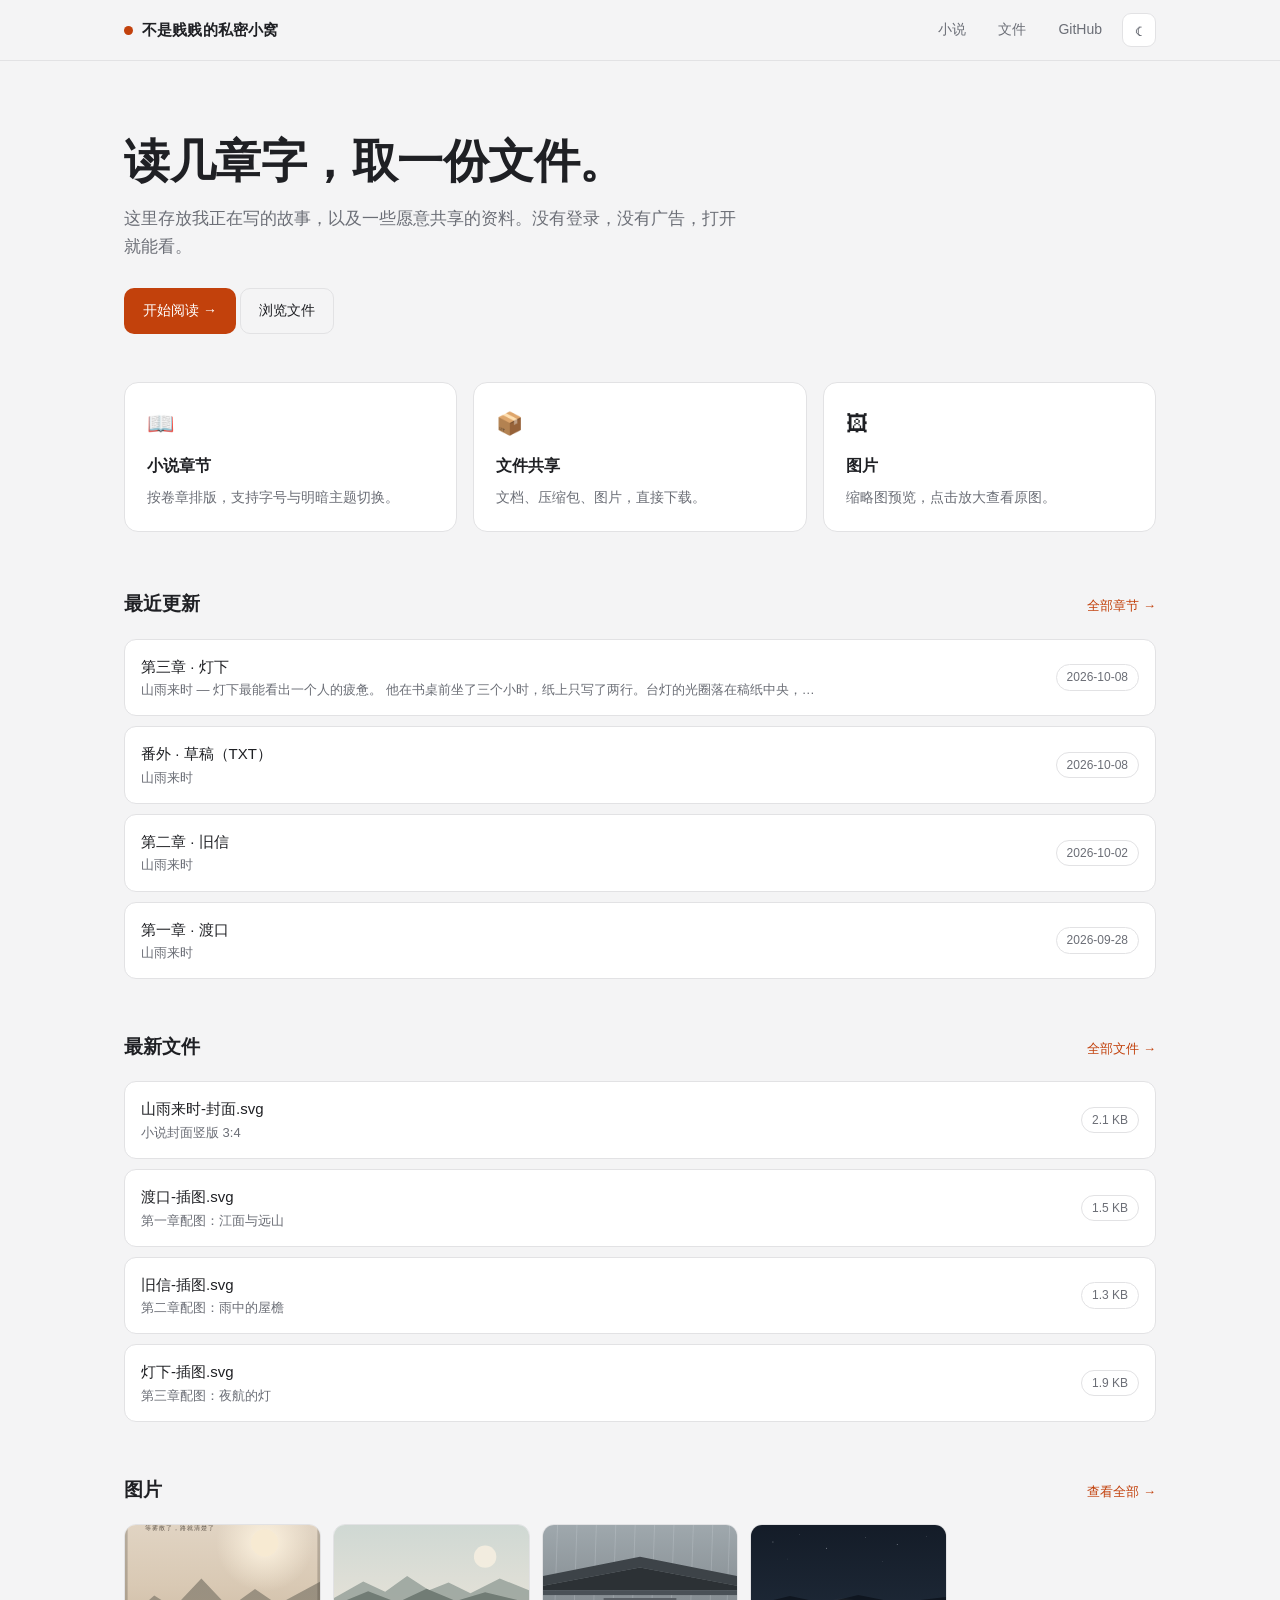
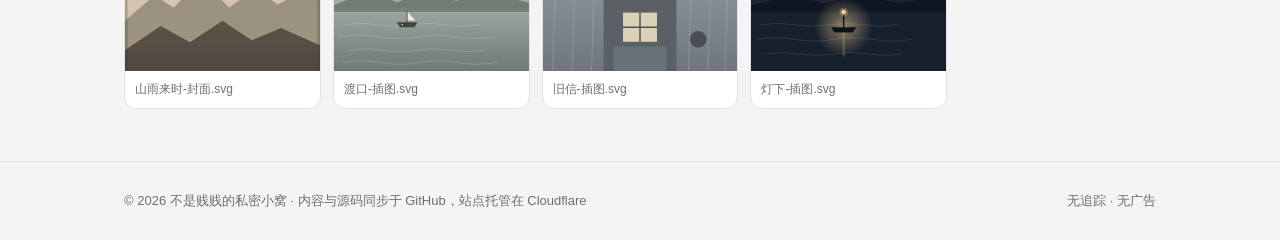
<file: index.html>
<!DOCTYPE html>
<html lang="zh-CN" data-theme="light">
<head>
<meta charset="UTF-8">
<meta name="viewport" content="width=device-width, initial-scale=1">
<title>不是贱贱的私密小窝 — 小说与文件共享</title>
<meta name="description" content="一个安静的小站：读小说章节，下载共享文件。">
<link rel="icon" href="assets/img/favicon.svg" type="image/svg+xml">
<link rel="stylesheet" href="assets/css/style.css">
</head>
<body>

<header class="site">
  <nav class="nav">
    <a class="brand" href="index.html"><span class="dot"></span>不是贱贱的私密小窝</a>
    <a class="link" href="novel.html">小说</a>
    <a class="link" href="files.html">文件</a>
    <a class="link" href="https://github.com/" target="_blank" rel="noopener">GitHub</a>
    <button class="icon-btn" data-theme-toggle title="切换明暗主题">☾</button>
  </nav>
</header>

<main class="wrap">

  <section class="hero">
    <h1>读几章字，取一份文件。</h1>
    <p class="lead">这里存放我正在写的故事，以及一些愿意共享的资料。没有登录，没有广告，打开就能看。</p>
    <a class="btn" href="novel.html">开始阅读 →</a>
    <a class="btn ghost" href="files.html">浏览文件</a>
  </section>

  <section class="cards">
    <a class="card" href="novel.html">
      <span class="emo">📖</span>
      <h3>小说章节</h3>
      <p>按卷章排版，支持字号与明暗主题切换。</p>
    </a>
    <a class="card" href="files.html">
      <span class="emo">📦</span>
      <h3>文件共享</h3>
      <p>文档、压缩包、图片，直接下载。</p>
    </a>
    <a class="card" href="files.html#gallery">
      <span class="emo">🖼</span>
      <h3>图片</h3>
      <p>缩略图预览，点击放大查看原图。</p>
    </a>
  </section>

  <section class="block">
    <div class="block-head">
      <h2>最近更新</h2>
      <a href="novel.html">全部章节 →</a>
    </div>
    <div class="list" id="latest-chapters"><div class="empty">加载中…</div></div>
  </section>

  <section class="block">
    <div class="block-head">
      <h2>最新文件</h2>
      <a href="files.html">全部文件 →</a>
    </div>
    <div class="list" id="latest-files"><div class="empty">加载中…</div></div>
  </section>

  <section class="block" id="gallery">
    <div class="block-head">
      <h2>图片</h2>
      <a href="files.html">查看全部 →</a>
    </div>
    <div class="gallery" id="home-gallery"></div>
  </section>

</main>

<footer class="site">
  <div class="inner">
    <span>© <span data-year>2026</span> 不是贱贱的私密小窝 · 内容与源码同步于 GitHub，站点托管在 Cloudflare</span>
    <span>无追踪 · 无广告</span>
  </div>
</footer>

<script src="assets/js/app.js"></script>
<script>
Promise.all([loadJSON('content/novels.json'), loadJSON('content/files.json')])
  .then(function (res) {
    var novels = res[0].novels || [], files = res[1].files || [];

    // 最近章节
    var chapters = [];
    novels.forEach(function (book) {
      (book.chapters || []).forEach(function (ch) {
        chapters.push({ book: book.slug, bookTitle: book.title, id: ch.id, title: ch.title, date: ch.date, file: 'content/' + ch.file });
      });
    });
    chapters.sort(function (a, b) { return (b.date || '').localeCompare(a.date || ''); });
    var top = chapters.slice(0, 5);
    var box = document.getElementById('latest-chapters');
    box.innerHTML = top.map(function (c) {
      return '<a class="row" href="novel.html?book=' + c.book + '&ch=' + c.id + '">' +
        '<div class="grow"><div class="t">' + escHtml(c.title) + '</div>' +
        '<div class="d">' + escHtml(c.bookTitle) + '</div></div>' +
        '<span class="tag">' + escHtml(c.date || '') + '</span></a>';
    }).join('') || '<div class="empty">还没有章节。</div>';

    // 给第一条 markdown 章节拉一段预览（txt/图片类不拉取）
    var firstMd = top.filter(function (c) { return /\.md$/i.test(c.file); })[0];
    if (firstMd) {
      loadText(firstMd.file).then(function (t) {
        var text = t.replace(/[#>*`\-]/g, '').replace(/\s+/g, ' ').trim().slice(0, 46);
        var d = box.querySelector('a.row .d');
        if (d) d.textContent = d.textContent + ' — ' + text + '…';
      }).catch(function () {});
    }

    // 最新文件
    var fb = document.getElementById('latest-files');
    fb.innerHTML = files.slice(0, 4).map(function (f) {
      return '<a class="row" href="' + f.url + '" download>' +
        '<div class="grow"><div class="t">' + escHtml(f.name) + '</div>' +
        '<div class="d">' + escHtml(f.desc || '') + '</div></div>' +
        '<span class="tag">' + (f.size ? fmtSize(f.size) : escHtml(f.type)) + '</span></a>';
    }).join('') || '<div class="empty">还没有文件。</div>';

    // 图片
    var imgs = files.filter(function (f) { return f.type === 'image' && f.thumb; }).slice(0, 4);
    document.getElementById('home-gallery').innerHTML = imgs.map(function (f) {
      return '<figure><img src="' + f.thumb + '" alt="' + escHtml(f.name) + '" data-zoom loading="lazy">' +
        '<figcaption>' + escHtml(f.name) + '</figcaption></figure>';
    }).join('');
  })
  .catch(function (err) {
    document.getElementById('latest-chapters').innerHTML =
      '<div class="empty">内容加载失败：' + escHtml(err.message) + '</div>';
  });
</script>
</body>
</html>
</file>
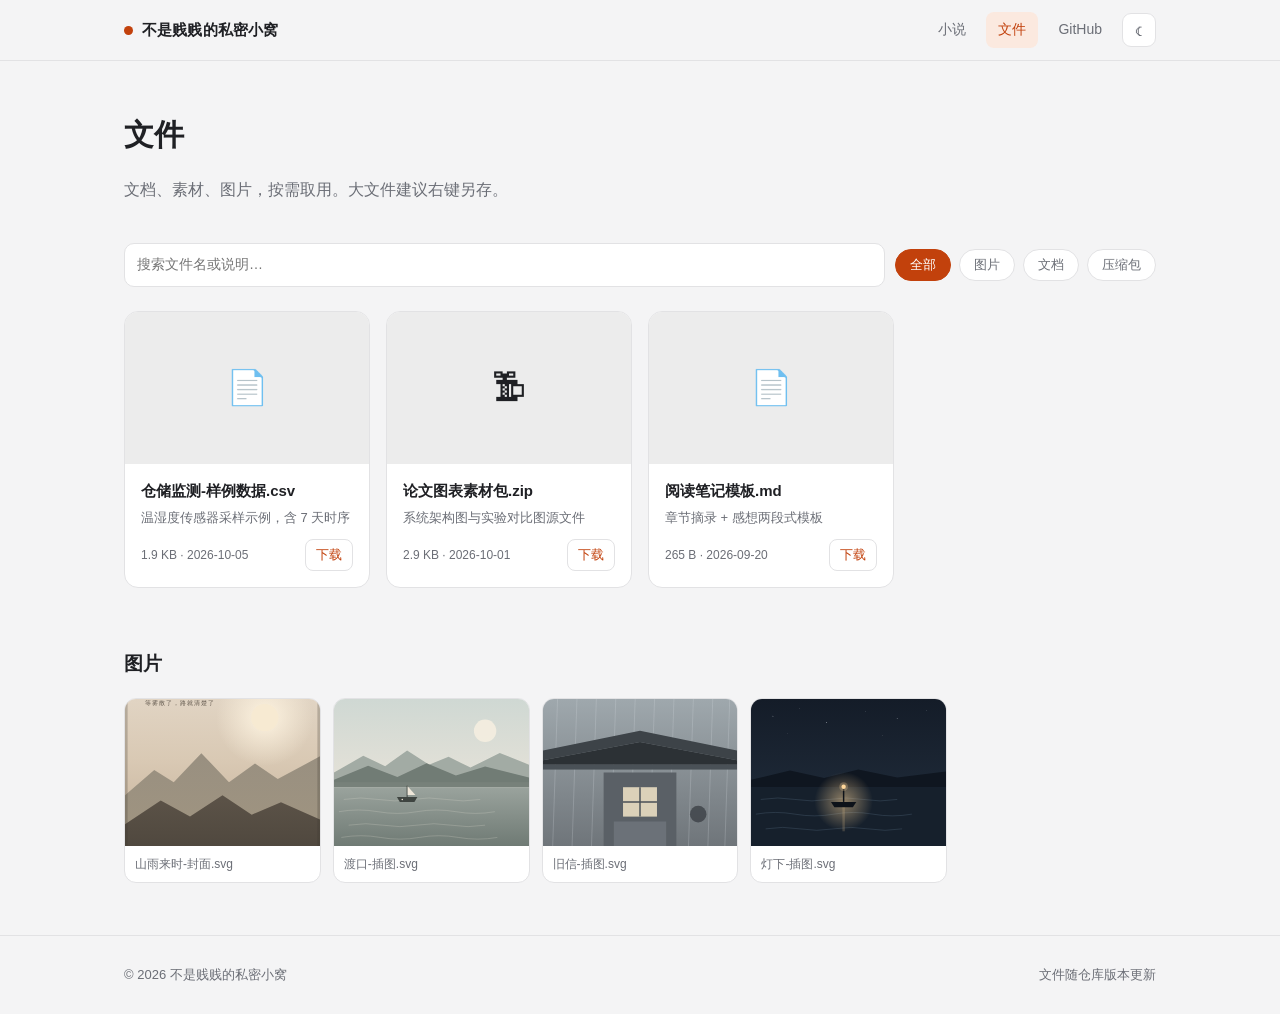
<file: files.html>
<!DOCTYPE html>
<html lang="zh-CN" data-theme="light">
<head>
<meta charset="UTF-8">
<meta name="viewport" content="width=device-width, initial-scale=1">
<title>文件 · 不是贱贱的私密小窝</title>
<link rel="icon" href="assets/img/favicon.svg" type="image/svg+xml">
<link rel="stylesheet" href="assets/css/style.css">
</head>
<body>

<header class="site">
  <nav class="nav">
    <a class="brand" href="index.html"><span class="dot"></span>不是贱贱的私密小窝</a>
    <a class="link" href="novel.html">小说</a>
    <a class="link" href="files.html">文件</a>
    <a class="link" href="https://github.com/" target="_blank" rel="noopener">GitHub</a>
    <button class="icon-btn" data-theme-toggle title="切换明暗主题">☾</button>
  </nav>
</header>

<main class="wrap">
  <section class="files-head">
    <h1>文件</h1>
    <p class="muted">文档、素材、图片，按需取用。大文件建议右键另存。</p>
  </section>

  <div class="toolbar">
    <input id="q" type="search" placeholder="搜索文件名或说明…">
    <div id="chips" style="display:flex;gap:8px;flex-wrap:wrap"></div>
  </div>

  <section class="grid" id="grid"></section>

  <section class="block" id="gallery">
    <div class="block-head"><h2>图片</h2></div>
    <div class="gallery" id="gal"></div>
  </section>
</main>

<footer class="site">
  <div class="inner">
    <span>© <span data-year>2026</span> 不是贱贱的私密小窝</span>
    <span>文件随仓库版本更新</span>
  </div>
</footer>

<script src="assets/js/app.js"></script>
<script>
var ICONS = {
  image: '🖼', archive: '🗜', doc: '📄', code: '⌨', audio: '🎵', video: '🎬', other: '📦'
};
var all = [], active = 'all';

loadJSON('content/files.json').then(function (data) {
  all = data.files || [];
  var types = ['all'].concat(Array.from(new Set(all.map(function (f) { return f.type; }))));
  var LABEL = { all: '全部', image: '图片', archive: '压缩包', doc: '文档', code: '代码', audio: '音频', video: '视频', other: '其它' };

  document.getElementById('chips').innerHTML = types.map(function (t) {
    return '<button class="chip' + (t === 'all' ? ' on' : '') + '" data-t="' + t + '">' +
      (LABEL[t] || t) + '</button>';
  }).join('');

  document.getElementById('chips').addEventListener('click', function (e) {
    var c = e.target.closest('.chip'); if (!c) return;
    active = c.dataset.t;
    document.querySelectorAll('.chip').forEach(function (x) { x.classList.toggle('on', x === c); });
    draw();
  });
  document.getElementById('q').addEventListener('input', draw);
  draw();
});

function draw() {
  var kw = document.getElementById('q').value.trim().toLowerCase();
  var list = all.filter(function (f) {
    if (active !== 'all' && f.type !== active) return false;
    if (!kw) return true;
    return (f.name + ' ' + (f.desc || '')).toLowerCase().indexOf(kw) > -1;
  });

  var nonImg = list.filter(function (f) { return f.type !== 'image'; });
  document.getElementById('grid').innerHTML = nonImg.map(function (f) {
    return '<div class="fcard">' +
      '<div class="thumb">' + (ICONS[f.type] || ICONS.other) + '</div>' +
      '<div class="body">' +
        '<div class="name">' + escHtml(f.name) + '</div>' +
        '<div class="desc">' + escHtml(f.desc || '') + '</div>' +
        '<div class="foot"><span>' + (f.size ? fmtSize(f.size) : '') + (f.date ? ' · ' + f.date : '') + '</span>' +
        '<a class="dl" href="' + f.url + '" download>下载</a></div>' +
      '</div></div>';
  }).join('') || '<div class="empty">没有匹配的文件。</div>';

  document.getElementById('gal').innerHTML = list.filter(function (f) { return f.type === 'image'; }).map(function (f) {
    return '<figure><img src="' + (f.thumb || f.url) + '" alt="' + escHtml(f.name) + '" data-zoom loading="lazy">' +
      '<figcaption>' + escHtml(f.name) + '</figcaption></figure>';
  }).join('');
}
</script>
</body>
</html>
</file>
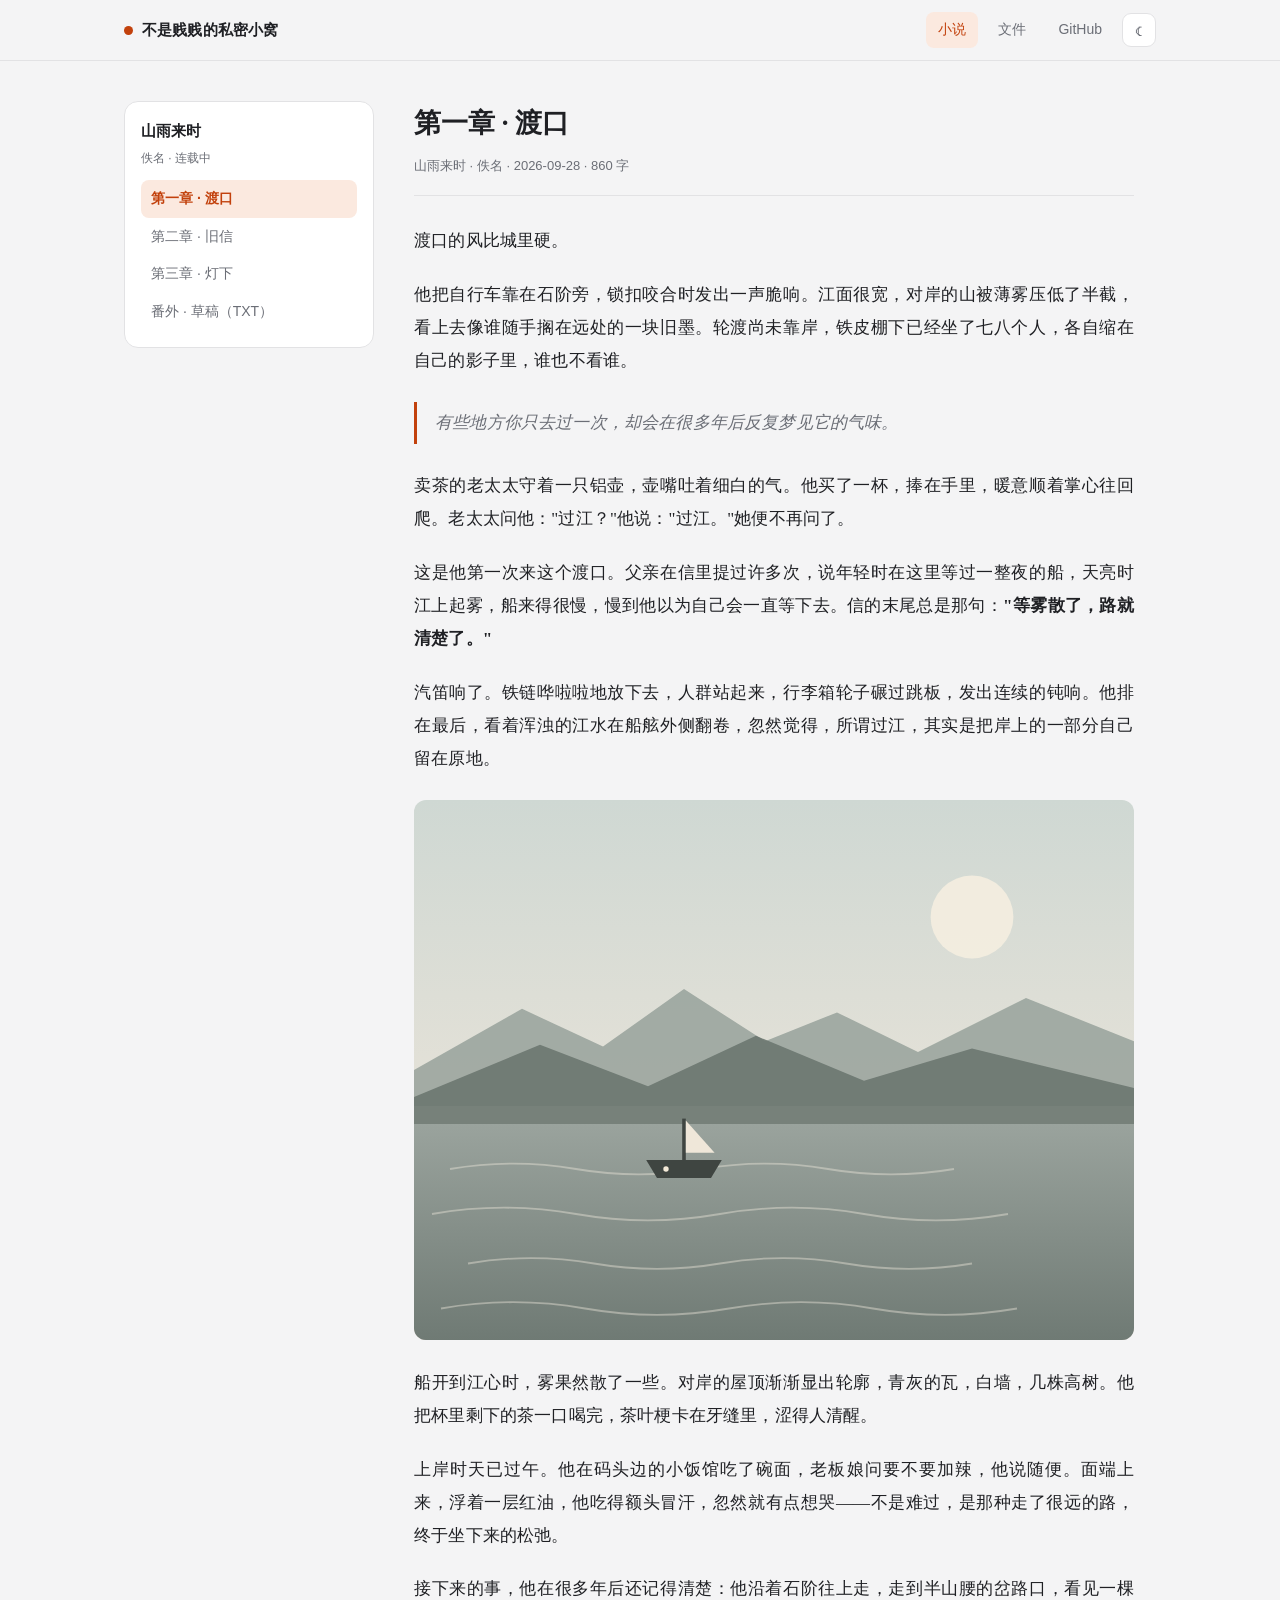
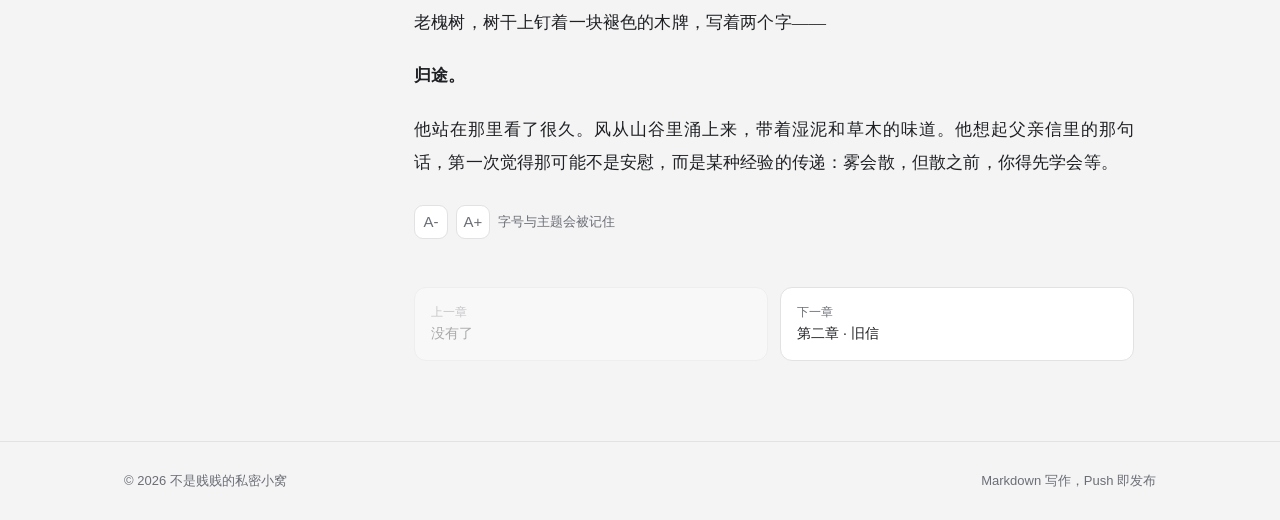
<file: novel.html>
<!DOCTYPE html>
<html lang="zh-CN" data-theme="light">
<head>
<meta charset="UTF-8">
<meta name="viewport" content="width=device-width, initial-scale=1">
<title>小说 · 不是贱贱的私密小窝</title>
<link rel="icon" href="assets/img/favicon.svg" type="image/svg+xml">
<link rel="stylesheet" href="assets/css/style.css">
</head>
<body>

<header class="site">
  <nav class="nav">
    <a class="brand" href="index.html"><span class="dot"></span>不是贱贱的私密小窝</a>
    <a class="link" href="novel.html">小说</a>
    <a class="link" href="files.html">文件</a>
    <a class="link" href="https://github.com/" target="_blank" rel="noopener">GitHub</a>
    <button class="icon-btn" data-theme-toggle title="切换明暗主题">☾</button>
  </nav>
</header>

<main class="wrap">
  <div class="reader">
    <aside class="toc" id="toc"><div class="empty">加载中…</div></aside>

    <div>
      <article class="article">
        <div class="article-head">
          <h1 id="ch-title">…</h1>
          <div class="meta" id="ch-meta"></div>
        </div>
        <div class="prose" id="ch-body"><p class="muted">加载中…</p></div>

        <div class="tools">
          <button class="icon-btn" id="fs-down" title="缩小字号">A-</button>
          <button class="icon-btn" id="fs-up" title="放大字号">A+</button>
          <span class="small muted">字号与主题会被记住</span>
        </div>

        <div class="pager" id="pager"></div>
      </article>
    </div>
  </div>
</main>

<footer class="site">
  <div class="inner">
    <span>© <span data-year>2026</span> 不是贱贱的私密小窝</span>
    <span>Markdown 写作，Push 即发布</span>
  </div>
</footer>

<script src="assets/js/app.js"></script>
<script src="assets/js/markdown.js"></script>
<script>
var FS_KEY = 'reader-fontsize';

function setFontSize(px) {
  document.getElementById('ch-body').style.setProperty('--fsize', px + 'px');
  try { localStorage.setItem(FS_KEY, px); } catch (e) {}
}
var savedFs = 17;
try { savedFs = parseInt(localStorage.getItem(FS_KEY), 10) || 17; } catch (e) {}

document.getElementById('fs-up').onclick = function () { setFontSize(Math.min(savedFs + 1, 24)); savedFs = Math.min(savedFs + 1, 24); };
document.getElementById('fs-down').onclick = function () { setFontSize(Math.max(savedFs - 1, 14)); savedFs = Math.max(savedFs - 1, 14); };

var book, chapters = [];

loadJSON('content/novels.json').then(function (data) {
  var novels = data.novels || [];
  if (!novels.length) { document.getElementById('toc').innerHTML = '<div class="empty">还没有作品。</div>'; return; }

  book = novels.filter(function (b) { return b.slug === qs('book'); })[0] || novels[0];
  chapters = book.chapters || [];

  // 目录
  document.getElementById('toc').innerHTML =
    '<h4>' + escHtml(book.title) + '</h4>' +
    '<div class="book-meta">' + escHtml(book.author || '') + (book.desc ? ' · ' + escHtml(book.desc) : '') + '</div>' +
    '<ol>' + chapters.map(function (c) {
      return '<li><a href="novel.html?book=' + book.slug + '&ch=' + c.id + '" data-ch="' + c.id + '">' +
        escHtml(c.title) + '</a></li>';
    }).join('') + '</ol>';

  loadChapter(qs('ch') || (chapters[0] && chapters[0].id));
});

function loadChapter(id) {
  var ch = chapters.filter(function (c) { return c.id === id; })[0] || chapters[0];
  if (!ch) { document.getElementById('ch-body').innerHTML = '<p class="muted">暂无章节。</p>'; return; }

  document.title = ch.title + ' · ' + book.title + ' · 不是贱贱的私密小窝';
  document.getElementById('ch-title').textContent = ch.title;
  document.getElementById('ch-meta').textContent =
    [book.title, book.author, ch.date, ch.words ? ch.words + ' 字' : ''].filter(Boolean).join(' · ');

  document.querySelectorAll('#toc a').forEach(function (a) {
    a.classList.toggle('on', a.dataset.ch === ch.id);
  });

  // 上下章
  var idx = chapters.indexOf(ch);
  var prev = chapters[idx - 1], next = chapters[idx + 1];
  function link(c, dir, label) {
    if (!c) return '<a class="disabled" href="#"><span class="dir">' + dir + '</span>' + label + '</a>';
    return '<a href="novel.html?book=' + book.slug + '&ch=' + c.id + '"><span class="dir">' + dir + '</span>' + escHtml(c.title) + '</a>';
  }
  document.getElementById('pager').innerHTML =
    link(prev, '上一章', '没有了') + link(next, '下一章', '没有了');

  // 正文：按类型渲染（md / txt / 图片 / Word）
  var kind = ch.kind || extKind(ch.file);

  function afterRender() {
    setFontSize(savedFs);
    window.scrollTo({ top: 0, behavior: 'auto' });
  }

  if (kind === 'image') {
    document.getElementById('ch-body').innerHTML =
      '<img class="ch-media" src="content/' + ch.file + '" alt="' + escHtml(ch.title) + '" data-zoom>';
    afterRender();
  } else if (kind === 'doc' || kind === 'docx') {
    var abs = location.origin + '/content/' + ch.file;
    document.getElementById('ch-body').innerHTML =
      '<div class="ch-word">' +
      '<p class="muted">Word 文档（' + (ch.kind || extKind(ch.file)).toUpperCase() +
      '），下方可在浏览器中直接预览，或下载查看（部署到 Cloudflare/GitHub 后预览更稳）。</p>' +
      '<iframe class="ch-frame" src="https://view.officeapps.live.com/op/embed.aspx?src=' +
      encodeURIComponent(abs) + '" loading="lazy"></iframe>' +
      '<p><a class="btn ghost" href="content/' + ch.file + '" download>下载文档</a></p></div>';
    afterRender();
  } else {
    loadText('content/' + ch.file).then(function (txt) {
      var html = kind === 'txt'
        ? '<pre class="ch-txt">' + escHtml(txt) + '</pre>'
        : md.render(txt);
      document.getElementById('ch-body').innerHTML = html;
      afterRender();
    }).catch(function (err) {
      document.getElementById('ch-body').innerHTML =
        '<p class="muted">章节加载失败：' + escHtml(err.message) + '</p>';
    });
  }
}

function extKind(f) {
  var e = (f.split('.').pop() || '').toLowerCase();
  return ({
    png: 'image', jpg: 'image', jpeg: 'image', gif: 'image',
    svg: 'image', webp: 'image', bmp: 'image',
    txt: 'txt', md: 'md', doc: 'doc', docx: 'docx'
  })[e] || 'md';
}
</script>
</body>
</html>
</file>
<file: assets/css/style.css>
/* ============ 主题变量 ============ */
:root {
  --bg: #f4f4f5;
  --surface: #ffffff;
  --surface-2: #ececec;
  --text: #1f2024;
  --muted: #6b6e76;
  --border: #e2e2e4;
  --accent: #c2410c;
  --accent-soft: #fbe9df;
  --shadow: 0 1px 2px rgba(0, 0, 0, .04), 0 10px 30px rgba(0, 0, 0, .05);
  --radius: 14px;
  --maxw: 1080px;
  --sans: -apple-system, BlinkMacSystemFont, "Segoe UI", "PingFang SC",
    "Hiragino Sans GB", "Microsoft YaHei", sans-serif;
  --serif: Georgia, "Songti SC", "Noto Serif CJK SC", "Source Han Serif SC", serif;
}

[data-theme="dark"] {
  --bg: #16171a;
  --surface: #1e2024;
  --surface-2: #272a2f;
  --text: #e8e9ec;
  --muted: #9a9da4;
  --border: #2e3137;
  --accent: #fb923c;
  --accent-soft: #3a2415;
  --shadow: 0 1px 2px rgba(0, 0, 0, .3), 0 10px 30px rgba(0, 0, 0, .28);
}

/* ============ 基础 ============ */
* { box-sizing: border-box; }

html { scroll-behavior: smooth; }

body {
  margin: 0;
  background: var(--bg);
  color: var(--text);
  font-family: var(--sans);
  font-size: 16px;
  line-height: 1.7;
  -webkit-font-smoothing: antialiased;
  transition: background .25s ease, color .25s ease;
}

a { color: var(--accent); text-decoration: none; }
a:hover { text-decoration: underline; }

img { max-width: 100%; display: block; }

.wrap { max-width: var(--maxw); margin: 0 auto; padding: 0 24px; }

.muted { color: var(--muted); }
.small { font-size: 13px; }

/* ============ 顶栏 ============ */
header.site {
  position: sticky;
  top: 0;
  z-index: 50;
  background: color-mix(in srgb, var(--bg) 88%, transparent);
  backdrop-filter: saturate(180%) blur(12px);
  border-bottom: 1px solid var(--border);
}

.nav {
  max-width: var(--maxw);
  margin: 0 auto;
  padding: 0 24px;
  height: 60px;
  display: flex;
  align-items: center;
  gap: 8px;
}

.brand {
  font-weight: 700;
  font-size: 15px;
  letter-spacing: .01em;
  color: var(--text);
  margin-right: auto;
  display: flex;
  align-items: center;
  gap: 9px;
  white-space: nowrap;
  overflow: hidden;
  text-overflow: ellipsis;
}

.brand:hover { text-decoration: none; }
.brand .dot {
  width: 9px; height: 9px; border-radius: 50%;
  background: var(--accent);
}

.nav a.link {
  color: var(--muted);
  font-size: 14px;
  padding: 6px 12px;
  border-radius: 8px;
}

.nav a.link:hover { color: var(--text); background: var(--surface-2); text-decoration: none; }
.nav a.link.active { color: var(--accent); background: var(--accent-soft); }

.icon-btn {
  width: 34px; height: 34px;
  display: inline-flex; align-items: center; justify-content: center;
  border: 1px solid var(--border);
  background: var(--surface);
  color: var(--muted);
  border-radius: 9px;
  cursor: pointer;
  font-size: 15px;
  transition: .2s;
}

.icon-btn:hover { color: var(--text); border-color: var(--muted); }

/* ============ 首页 ============ */
.hero { padding: 72px 0 48px; }
.hero h1 {
  font-size: clamp(30px, 5vw, 46px);
  line-height: 1.25;
  margin: 0 0 14px;
  letter-spacing: -.01em;
}
.hero p.lead {
  font-size: 17px;
  color: var(--muted);
  margin: 0 0 26px;
  max-width: 620px;
}

.btn {
  display: inline-flex; align-items: center; gap: 7px;
  padding: 10px 18px;
  border-radius: 10px;
  background: var(--accent);
  color: #fff;
  font-size: 14px;
  font-weight: 500;
  border: 1px solid transparent;
}
.btn:hover { text-decoration: none; opacity: .9; }
.btn.ghost {
  background: transparent;
  color: var(--text);
  border-color: var(--border);
}
.btn.ghost:hover { background: var(--surface-2); }

.cards {
  display: grid;
  grid-template-columns: repeat(auto-fit, minmax(240px, 1fr));
  gap: 16px;
  margin-bottom: 56px;
}

.card {
  background: var(--surface);
  border: 1px solid var(--border);
  border-radius: var(--radius);
  padding: 22px;
  transition: transform .2s, box-shadow .2s;
  color: var(--text);
  display: block;
}
a.card:hover { text-decoration: none; transform: translateY(-2px); box-shadow: var(--shadow); }
.card h3 { margin: 0 0 6px; font-size: 16px; }
.card p { margin: 0; color: var(--muted); font-size: 14px; }
.card .emo { font-size: 22px; margin-bottom: 10px; display: block; }

section.block { margin-bottom: 52px; }
.block-head {
  display: flex; align-items: baseline; justify-content: space-between;
  margin-bottom: 18px; gap: 12px;
}
.block-head h2 { margin: 0; font-size: 19px; }
.block-head a { font-size: 13px; }

.list { display: grid; gap: 10px; }
.row {
  display: flex; align-items: center; gap: 14px;
  padding: 14px 16px;
  background: var(--surface);
  border: 1px solid var(--border);
  border-radius: 12px;
  color: var(--text);
}
a.row:hover { text-decoration: none; background: var(--surface-2); }
.row .grow { flex: 1; min-width: 0; }
.row .t { font-size: 15px; }
.row .d { font-size: 13px; color: var(--muted); }
.row .tag {
  font-size: 12px; color: var(--muted);
  border: 1px solid var(--border);
  border-radius: 20px; padding: 2px 10px; white-space: nowrap;
}

/* 画廊 */
.gallery {
  display: grid;
  grid-template-columns: repeat(auto-fill, minmax(180px, 1fr));
  gap: 12px;
}
.gallery figure {
  margin: 0; border-radius: 12px; overflow: hidden;
  border: 1px solid var(--border); background: var(--surface);
}
.gallery img { width: 100%; aspect-ratio: 4 / 3; object-fit: cover; transition: transform .4s; cursor: zoom-in; }
.gallery figure:hover img { transform: scale(1.04); }
.gallery figcaption { font-size: 12px; color: var(--muted); padding: 8px 10px; }

/* ============ 小说页 ============ */
.reader {
  display: grid;
  grid-template-columns: 250px 1fr;
  gap: 40px;
  padding: 40px 0 80px;
  align-items: start;
}

.toc {
  position: sticky; top: 84px;
  max-height: calc(100vh - 120px);
  overflow: auto;
  border: 1px solid var(--border);
  border-radius: var(--radius);
  background: var(--surface);
  padding: 16px;
}
.toc h4 { margin: 0 0 4px; font-size: 15px; }
.toc .book-meta { font-size: 12px; color: var(--muted); margin-bottom: 12px; }
.toc ol { list-style: none; margin: 0; padding: 0; }
.toc li a {
  display: block; padding: 7px 10px; border-radius: 8px;
  font-size: 14px; color: var(--muted);
}
.toc li a:hover { background: var(--surface-2); text-decoration: none; color: var(--text); }
.toc li a.on { background: var(--accent-soft); color: var(--accent); font-weight: 600; }

.article { max-width: 720px; }
.article-head { border-bottom: 1px solid var(--border); padding-bottom: 18px; margin-bottom: 28px; }
.article-head h1 { font-family: var(--serif); font-size: 27px; margin: 0 0 8px; }
.article-head .meta { font-size: 13px; color: var(--muted); }

.prose {
  font-family: var(--serif);
  font-size: var(--fsize, 17px);
  line-height: 1.95;
  letter-spacing: .01em;
}
.prose p { margin: 0 0 1.2em; text-align: justify; }
.prose h2, .prose h3 { font-family: var(--sans); margin: 2em 0 .8em; }
.prose blockquote {
  margin: 1.5em 0; padding: 4px 0 4px 18px;
  border-left: 3px solid var(--accent); color: var(--muted); font-style: italic;
}
.prose img { border-radius: 12px; margin: 1.5em 0; }
.prose hr { border: 0; border-top: 1px solid var(--border); margin: 2.5em 0; }
.prose code {
  font-family: ui-monospace, Menlo, Consolas, monospace;
  font-size: .88em; background: var(--surface-2);
  padding: 2px 6px; border-radius: 5px;
}
.prose pre {
  background: var(--surface-2); padding: 14px 16px;
  border-radius: 10px; overflow: auto; border: 1px solid var(--border);
}
.prose pre code { background: none; padding: 0; }
.prose ul, .prose ol { padding-left: 1.4em; margin: 0 0 1.2em; }

/* 非 md 内容渲染 */
.ch-media { display: block; max-width: 100%; border-radius: 12px; margin: 0 auto; }
.ch-txt {
  font-family: ui-monospace, Menlo, Consolas, "Noto Sans Mono CJK SC", monospace;
  white-space: pre-wrap; word-break: break-word; line-height: 1.8;
  font-size: var(--fsize, 16px); padding: 18px 20px;
  background: var(--surface-2); border: 1px solid var(--border); border-radius: 10px; color: var(--text);
}
.ch-word .ch-frame {
  width: 100%; height: 70vh; min-height: 420px; border: 1px solid var(--border);
  border-radius: 12px; background: var(--surface);
}
.ch-word p { margin: 0 0 12px; }

.pager { display: flex; gap: 12px; justify-content: space-between; margin-top: 48px; }
.pager a {
  flex: 1; padding: 14px 16px; border: 1px solid var(--border);
  border-radius: 12px; background: var(--surface); font-size: 14px; color: var(--text);
}
.pager a:hover { text-decoration: none; background: var(--surface-2); }
.pager a.disabled { opacity: .35; pointer-events: none; }
.pager .dir { display: block; font-size: 12px; color: var(--muted); }

.tools { display: flex; gap: 8px; align-items: center; margin-top: 26px; flex-wrap: wrap; }

/* ============ 文件页 ============ */
.files-head { padding: 48px 0 24px; }
.files-head h1 { font-size: 30px; margin: 0 0 8px; }

.toolbar {
  display: flex; gap: 10px; flex-wrap: wrap;
  margin-bottom: 24px; align-items: center;
}
.toolbar input, .toolbar select {
  font: inherit; font-size: 14px;
  padding: 9px 12px;
  border: 1px solid var(--border);
  background: var(--surface);
  color: var(--text);
  border-radius: 10px;
  outline: none;
}
.toolbar input { flex: 1; min-width: 180px; }
.toolbar input:focus { border-color: var(--accent); }

.chip {
  font-size: 13px; padding: 6px 14px;
  border: 1px solid var(--border); border-radius: 20px;
  background: var(--surface); color: var(--muted); cursor: pointer;
}
.chip.on { background: var(--accent); color: #fff; border-color: var(--accent); }

.grid {
  display: grid;
  grid-template-columns: repeat(auto-fill, minmax(230px, 1fr));
  gap: 16px;
  margin-bottom: 60px;
}

.fcard {
  background: var(--surface);
  border: 1px solid var(--border);
  border-radius: var(--radius);
  overflow: hidden;
  display: flex; flex-direction: column;
}
.fcard .thumb {
  aspect-ratio: 16 / 10;
  background: var(--surface-2);
  display: flex; align-items: center; justify-content: center;
  font-size: 34px; overflow: hidden;
}
.fcard .thumb img { width: 100%; height: 100%; object-fit: cover; cursor: zoom-in; }
.fcard .body { padding: 14px 16px 16px; flex: 1; display: flex; flex-direction: column; }
.fcard .name { font-size: 15px; font-weight: 600; margin-bottom: 3px; word-break: break-all; }
.fcard .desc { font-size: 13px; color: var(--muted); margin-bottom: 10px; }
.fcard .foot {
  margin-top: auto; display: flex; align-items: center;
  justify-content: space-between; gap: 8px; font-size: 12px; color: var(--muted);
}
.fcard .dl {
  color: var(--accent); font-size: 13px;
  border: 1px solid var(--border); border-radius: 8px; padding: 4px 10px;
}
.fcard .dl:hover { background: var(--accent-soft); text-decoration: none; }

/* ============ 灯箱 ============ */
.lightbox {
  position: fixed; inset: 0; z-index: 100;
  background: rgba(0, 0, 0, .82);
  display: none; align-items: center; justify-content: center;
  padding: 40px; cursor: zoom-out;
}
.lightbox.show { display: flex; }
.lightbox img { max-width: 100%; max-height: 100%; border-radius: 8px; }

/* ============ 页脚 ============ */
footer.site {
  border-top: 1px solid var(--border);
  padding: 28px 0;
  color: var(--muted);
  font-size: 13px;
}
footer.site .inner {
  max-width: var(--maxw); margin: 0 auto; padding: 0 24px;
  display: flex; justify-content: space-between; gap: 12px; flex-wrap: wrap;
}

.empty { padding: 40px 0; color: var(--muted); font-size: 14px; }

/* ============ 响应式 ============ */
@media (max-width: 860px) {
  .reader { grid-template-columns: 1fr; gap: 24px; }
  .toc { position: static; max-height: none; }
  .nav a.link { padding: 6px 9px; }
  .hero { padding: 48px 0 32px; }
}
</file>
